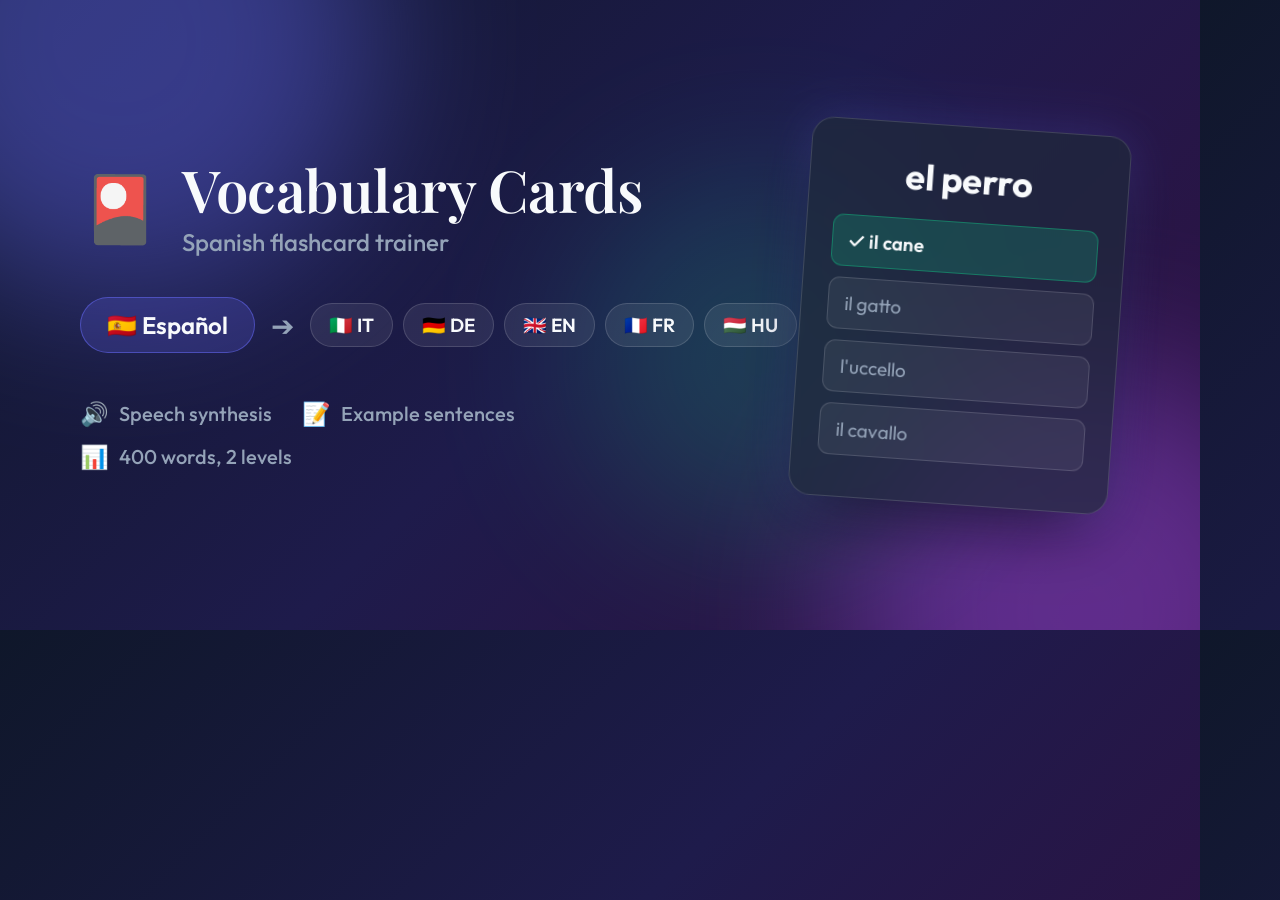
<file: social-preview.html>
<!DOCTYPE html>
<html lang="en">
<head>
<meta charset="UTF-8" />
<title>Social Preview</title>
<link rel="preconnect" href="https://fonts.googleapis.com">
<link rel="preconnect" href="https://fonts.gstatic.com" crossorigin>
<link href="https://fonts.googleapis.com/css2?family=Outfit:wght@400;500;600;700;800&family=Playfair+Display:ital,wght@0,600;1,600&display=swap" rel="stylesheet">
<style>
  :root {
    --bg-gradient: linear-gradient(135deg, #0f172a 0%, #1e1b4b 50%, #311042 100%);
    --card-bg: rgba(30, 41, 59, 0.7);
    --card-border: rgba(255, 255, 255, 0.14);
    --text-main: #f8fafc;
    --text-muted: #94a3b8;
    --primary: #6366f1;
    --success: #10b981;
    --success-border: rgba(16, 185, 129, 0.45);
    --badge-bg: rgba(255, 255, 255, 0.08);
  }
  * { box-sizing: border-box; margin: 0; padding: 0; }
  html, body {
    width: 1200px;
    height: 630px;
    overflow: hidden;
    font-family: 'Outfit', sans-serif;
    background: var(--bg-gradient);
    color: var(--text-main);
    position: relative;
  }
  /* ambient glow blobs, matching app's card-shadow glow language */
  .glow {
    position: absolute;
    border-radius: 50%;
    filter: blur(80px);
    opacity: 0.35;
  }
  .glow-1 { width: 520px; height: 520px; background: #6366f1; top: -220px; left: -140px; opacity: 0.45; }
  .glow-2 { width: 480px; height: 480px; background: #a855f7; bottom: -220px; right: -120px; opacity: 0.4; }
  .glow-3 { width: 360px; height: 360px; background: #10b981; top: 180px; right: 260px; opacity: 0.22; }

  .stage {
    position: relative;
    width: 100%;
    height: 100%;
    display: flex;
    align-items: center;
    padding: 0 80px;
  }

  .left-col {
    display: flex;
    flex-direction: column;
    justify-content: center;
    max-width: 620px;
  }

  .brand {
    display: flex;
    align-items: center;
    gap: 22px;
    margin-bottom: 34px;
  }
  .brand-icon {
    font-size: 64px;
    line-height: 1;
  }
  .brand-text h1 {
    font-family: 'Playfair Display', serif;
    font-weight: 600;
    font-size: 58px;
    letter-spacing: -0.5px;
    line-height: 1.05;
  }
  .brand-text .tagline {
    margin-top: 8px;
    font-size: 24px;
    color: var(--text-muted);
    font-weight: 500;
  }

  .lang-row {
    display: flex;
    align-items: center;
    gap: 16px;
    margin-top: 6px;
  }
  .lang-pill {
    display: flex;
    align-items: center;
    gap: 10px;
    background: var(--badge-bg);
    border: 1px solid var(--card-border);
    border-radius: 999px;
    padding: 12px 26px;
    font-size: 24px;
    font-weight: 600;
    white-space: nowrap;
  }
  .lang-pill.es {
    background: rgba(99, 102, 241, 0.22);
    border-color: rgba(99, 102, 241, 0.55);
  }
  .arrow {
    font-size: 28px;
    color: var(--text-muted);
  }
  .targets {
    display: flex;
    gap: 10px;
  }
  .targets .lang-pill {
    font-size: 19px;
    padding: 9px 18px;
  }

  .footer-row {
    margin-top: 46px;
    display: flex;
    flex-wrap: wrap;
    align-items: center;
    gap: 14px 30px;
  }
  .feature {
    display: flex;
    align-items: center;
    gap: 10px;
    font-size: 20px;
    color: var(--text-muted);
    font-weight: 500;
  }
  .feature .ico { font-size: 23px; }

  .right-col {
    margin-left: auto;
    flex-shrink: 0;
  }
  .card-mock {
    width: 320px;
    background: var(--card-bg);
    border: 1px solid var(--card-border);
    border-radius: 22px;
    padding: 30px 26px;
    box-shadow: 0 30px 70px -20px rgba(0,0,0,0.65), 0 0 50px rgba(99,102,241,0.25);
    transform: rotate(4deg);
    backdrop-filter: blur(6px);
  }
  .card-mock .word-es {
    font-size: 36px;
    font-weight: 700;
    text-align: center;
    margin-bottom: 20px;
  }
  .card-mock .opt {
    background: rgba(255,255,255,0.06);
    border: 1px solid var(--card-border);
    border-radius: 11px;
    padding: 13px 16px;
    font-size: 19px;
    margin-bottom: 11px;
    color: var(--text-muted);
  }
  .card-mock .opt.correct {
    background-color: rgba(16,185,129,0.22);
    border-color: var(--success-border);
    color: var(--text-main);
    font-weight: 600;
  }
</style>
</head>
<body>
  <div class="glow glow-1"></div>
  <div class="glow glow-2"></div>
  <div class="glow glow-3"></div>

  <div class="stage">
    <div class="left-col">
      <div class="brand">
        <span class="brand-icon">🎴</span>
        <div class="brand-text">
          <h1>Vocabulary Cards</h1>
          <div class="tagline">Spanish flashcard trainer</div>
        </div>
      </div>

      <div class="lang-row">
        <div class="lang-pill es">🇪🇸 Español</div>
        <span class="arrow">➔</span>
        <div class="targets">
          <div class="lang-pill">🇮🇹 IT</div>
          <div class="lang-pill">🇩🇪 DE</div>
          <div class="lang-pill">🇬🇧 EN</div>
          <div class="lang-pill">🇫🇷 FR</div>
          <div class="lang-pill">🇭🇺 HU</div>
        </div>
      </div>

      <div class="footer-row">
        <div class="feature"><span class="ico">🔊</span> Speech synthesis</div>
        <div class="feature"><span class="ico">📝</span> Example sentences</div>
        <div class="feature"><span class="ico">📊</span> 400 words, 2 levels</div>
      </div>
    </div>

    <div class="right-col">
      <div class="card-mock">
        <div class="word-es">el perro</div>
        <div class="opt correct">✓ il cane</div>
        <div class="opt">il gatto</div>
        <div class="opt">l'uccello</div>
        <div class="opt">il cavallo</div>
      </div>
    </div>
  </div>
</body>
</html>
</file>
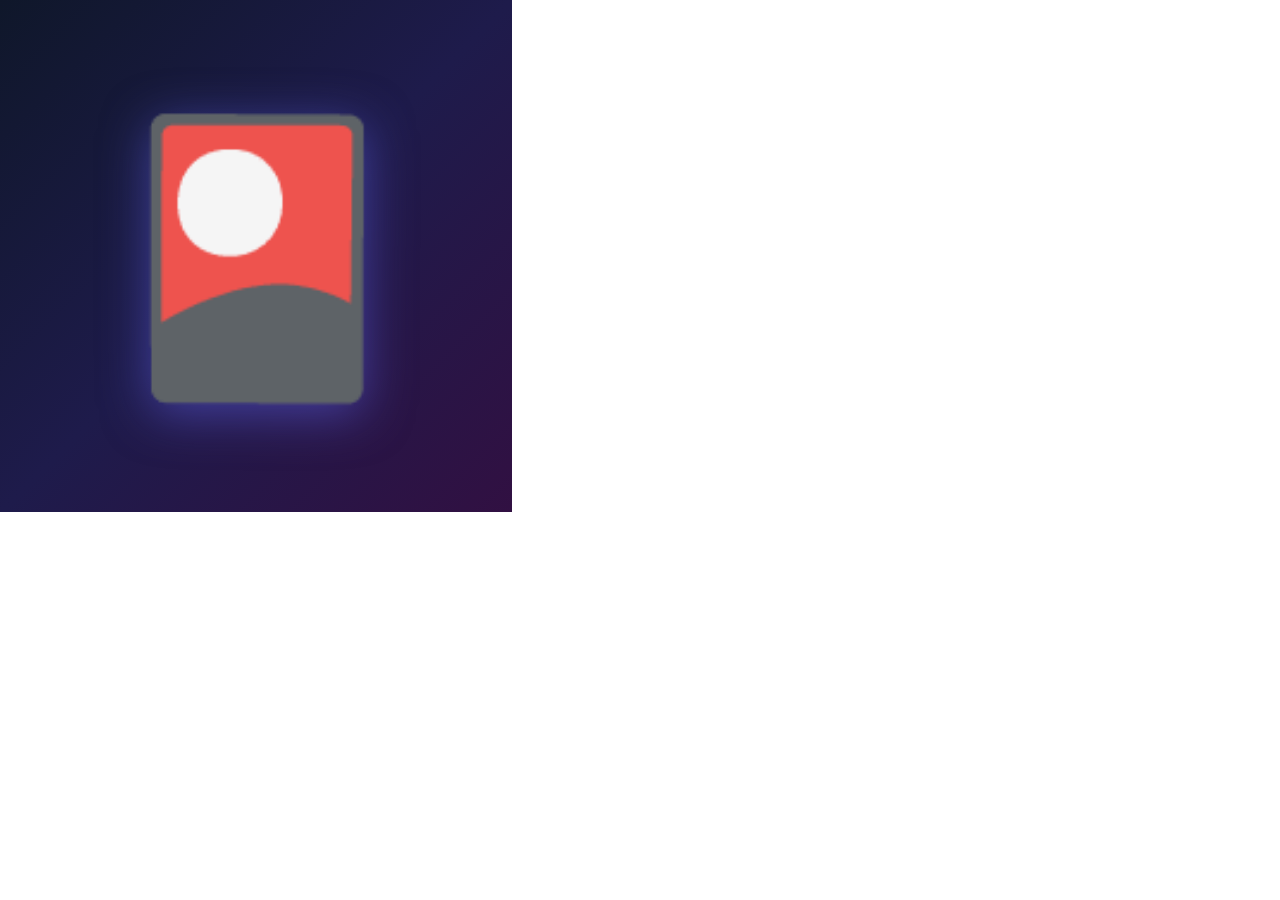
<file: icons/icon-source.html>
<!DOCTYPE html>
<html>
<head>
<meta charset="UTF-8">
<style>
  html, body { margin: 0; padding: 0; }
  .icon {
    width: 512px;
    height: 512px;
    display: flex;
    align-items: center;
    justify-content: center;
    background: linear-gradient(135deg, #0f172a 0%, #1e1b4b 50%, #311042 100%);
  }
  .icon span {
    font-size: 260px;
    filter: drop-shadow(0 10px 24px rgba(99, 102, 241, 0.5));
  }
</style>
</head>
<body>
  <div class="icon"><span>🎴</span></div>
</body>
</html>
</file>
